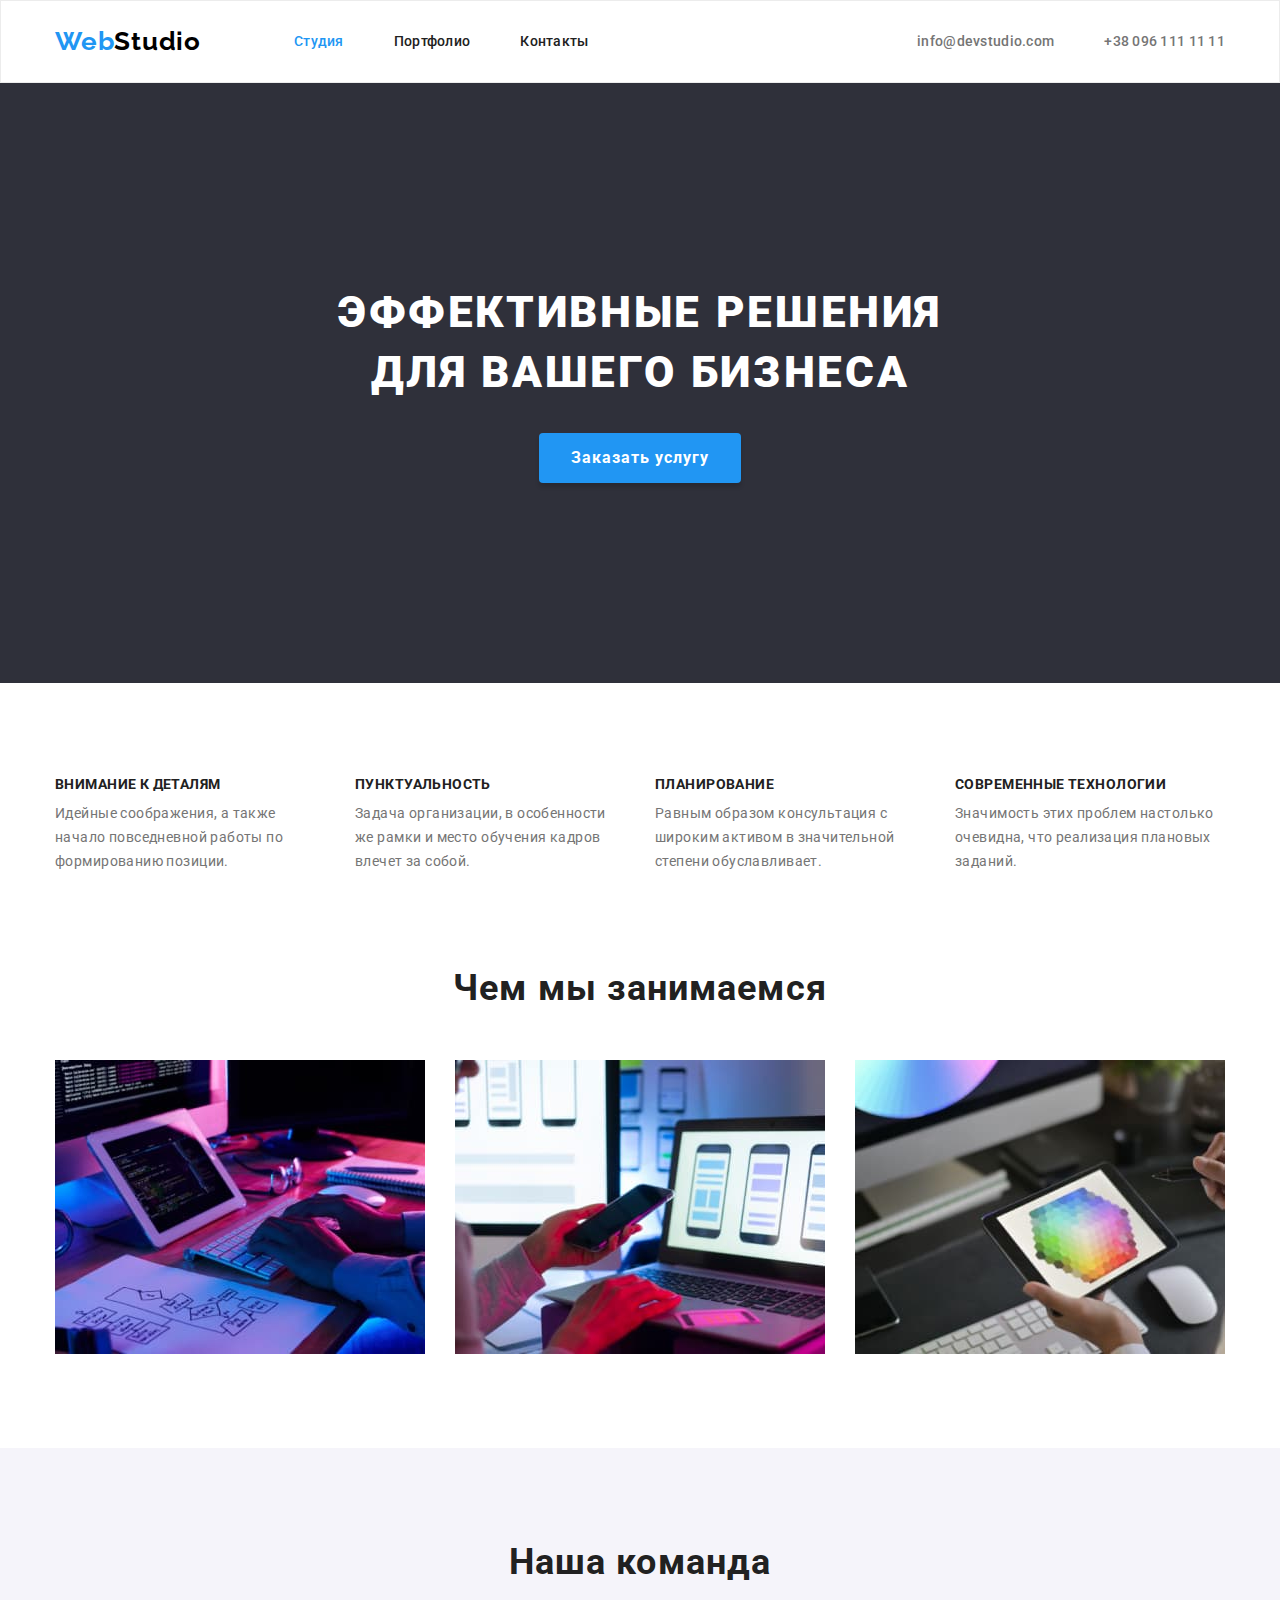
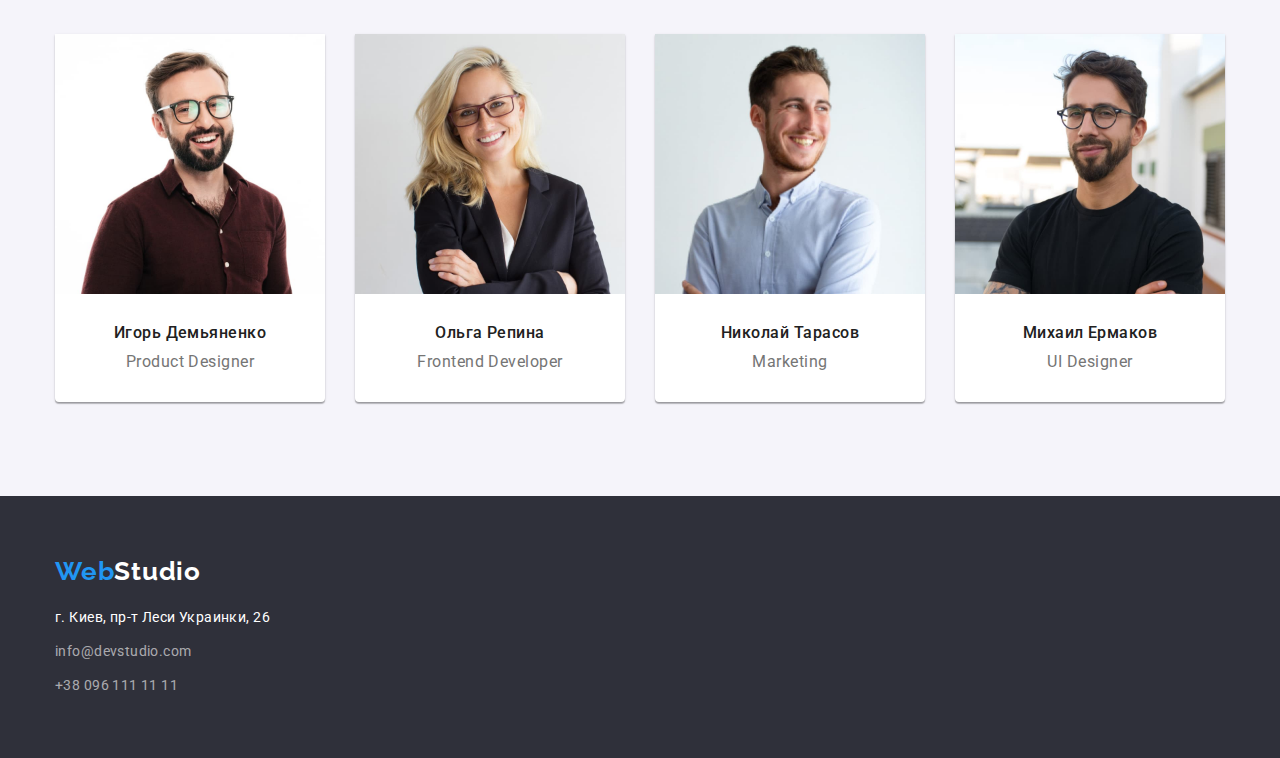
<file: index.html>
<!DOCTYPE html>
<html lang="ru">
  <head>
    <meta charset="UTF-8" />
    <meta http-equiv="X-UA-Compatible" content="IE=edge" />
    <meta name="viewport" content="width=device-width, initial-scale=1.0" />
    <title lang="en">WebStudio</title>
    <link rel="preconnect" href="https://fonts.googleapis.com" />
    <link rel="preconnect" href="https://fonts.gstatic.com" crossorigin />
    <link
      href="https://fonts.googleapis.com/css2?family=Raleway:wght@700&family=Roboto:wght@400;500;700;900&display=swap"
      rel="stylesheet"
    />
    <link
      rel="stylesheet"
      href="https://cdnjs.cloudflare.com/ajax/libs/modern-normalize/1.1.0/modern-normalize.css"
      integrity="sha512-Y0MM+V6ymRKN2zStTqzQ227DWhhp4Mzdo6gnlRnuaNCbc+YN/ZH0sBCLTM4M0oSy9c9VKiCvd4Jk44aCLrNS5Q=="
      crossorigin="anonymous"
      referrerpolicy="no-referrer"
    />
    <link rel="stylesheet" href="./css/styles.css" />
  </head>
  <body>
    <!--Хедер-->
    <header class="header">
      <div class="container header-container">
        <nav class="navigation">
          <a class="link logo" href="./"
            ><span class="first-word-logo">Web</span>Studio</a
          >
          <ul class="list header-list-nav">
            <li class="header-item-nav">
              <a class="link link-nav current" href="./index.html">Студия</a>
            </li>
            <li class="header-item-nav">
              <a class="link link-nav" href="./portfolio.html">Портфолио</a>
            </li>
            <li class="header-item-nav">
              <a class="link link-nav" href="">Контакты</a>
            </li>
          </ul>
        </nav>
        <ul class="list header-list-contact">
          <li class="header-item-contact">
            <a class="link contact" href="mailto:info@devstudio.com"
              >info@devstudio.com</a
            >
          </li>
          <li class="header-item-contact">
            <a class="link contact" href="tel:+380961111111"
              >+38 096 111 11 11</a
            >
          </li>
        </ul>
      </div>
    </header>
    <main>
      <!--Герой-->
      <section class="hero">
        <div class="container hero-container">
          <h1 class="hero-heading">
            Эффективные решения<br />для вашего бизнеса
          </h1>
          <button type="button" class="hero-button">Заказать услугу</button>
        </div>
      </section>
      <!--Особенности-->
      <section class="qualities">
        <h2 class="visualiy-hidden">Особенности</h2>
        <div class="container qualities-container">
          <ul class="list qualities-list">
            <li class="qualities-list-item">
              <h3 class="qualities-list-subtitle">Внимание к деталям</h3>
              <p class="qualities-list-text">
                Идейные соображения, а также начало повседневной работы по
                формированию позиции.
              </p>
            </li>
            <li class="qualities-list-item">
              <h3 class="qualities-list-subtitle">Пунктуальность</h3>
              <p class="qualities-list-text">
                Задача организации, в особенности же рамки и место обучения
                кадров влечет за собой.
              </p>
            </li>
            <li class="qualities-list-item">
              <h3 class="qualities-list-subtitle">Планирование</h3>
              <p class="qualities-list-text">
                Равным образом консультация с широким активом в значительной
                степени обуславливает.
              </p>
            </li>
            <li class="qualities-list-item">
              <h3 class="qualities-list-subtitle">Современные технологии</h3>
              <p class="qualities-list-text">
                Значимость этих проблем настолько очевидна, что реализация
                плановых заданий.
              </p>
            </li>
          </ul>
        </div>
      </section>
      <!--Чем мы занимаемся-->
      <section class="about">
        <div class="container about-container">
          <h2 class="about-title">Чем мы занимаемся</h2>
          <ul class="list about-list">
            <li class="about-item">
              <img
                src="./images/working/working-1.jpg"
                alt="рабочий процесс"
                width="370"
                height="294"
              />
            </li>
            <li class="about-item">
              <img
                src="./images/working/working-2.jpg"
                alt="рабочий процесс"
                width="370"
                height="294"
              />
            </li>
            <li class="about-item">
              <img
                src="./images/working/working-3.jpg"
                alt="рабочий процесс"
                width="370"
                height="294"
              />
            </li>
          </ul>
        </div>
      </section>
      <!--Наша команда-->
      <section class="team">
        <div class="container team-container">
          <h2 class="team-title">Наша команда</h2>
          <ul class="list team-list">
            <li class="team-item">
              <img
                src="./images/staff/igor.jpg"
                alt="Игорь Демьяненко"
                width="270"
                height="260"
              />
              <div class="team-subtitle-text">
                <h3 class="team-subtitle">Игорь Демьяненко</h3>
                <p class="team-text" lang="en">Product Designer</p>
              </div>
            </li>
            <li class="team-item">
              <img
                src="./images/staff/olga.jpg"
                alt="Ольга Репина"
                width="270"
                height="260"
              />
              <div class="team-subtitle-text">
                <h3 class="team-subtitle">Ольга Репина</h3>
                <p class="team-text" lang="en">Frontend Developer</p>
              </div>
            </li>
            <li class="team-item">
              <img
                src="./images/staff/nikolay.jpg"
                alt="Николай Тарасов"
                width="270"
                height="260"
              />
              <div class="team-subtitle-text">
                <h3 class="team-subtitle">Николай Тарасов</h3>
                <p class="team-text" lang="en">Marketing</p>
              </div>
            </li>
            <li class="team-item">
              <img
                src="./images/staff/mychail.jpg"
                alt="Михаил Ермаков"
                width="270"
                height="260"
              />
              <div class="team-subtitle-text">
                <h3 class="team-subtitle">Михаил Ермаков</h3>
                <p class="team-text" lang="en">UI Designer</p>
              </div>
            </li>
          </ul>
        </div>
      </section>
    </main>
    <!-- Футер -->
    <footer class="footer">
      <div class="container footer-container">
        <a class="logo-footer link" href="./"
          ><span class="first-word-logo">Web</span>Studio</a
        >
        <address class="address-container">
          <ul class="list address-list">
            <li class="address-item">
              <a
                class="link address address-maps"
                href="https://goo.gl/maps/NvLVZTDeasRQDxHUA"
                rel="noopener noreferrer"
                target="_blank"
                >г. Киев, пр-т Леси Украинки, 26</a
              >
            </li>
            <li class="address-item">
              <a class="link address" href="mailto:info@devstudio.com"
                >info@devstudio.com</a
              >
            </li>
            <li class="address-item">
              <a class="link address" href="tel:+380961111111"
                >+38 096 111 11 11</a
              >
            </li>
          </ul>
        </address>
      </div>
    </footer>
  </body>
</html>
</file>
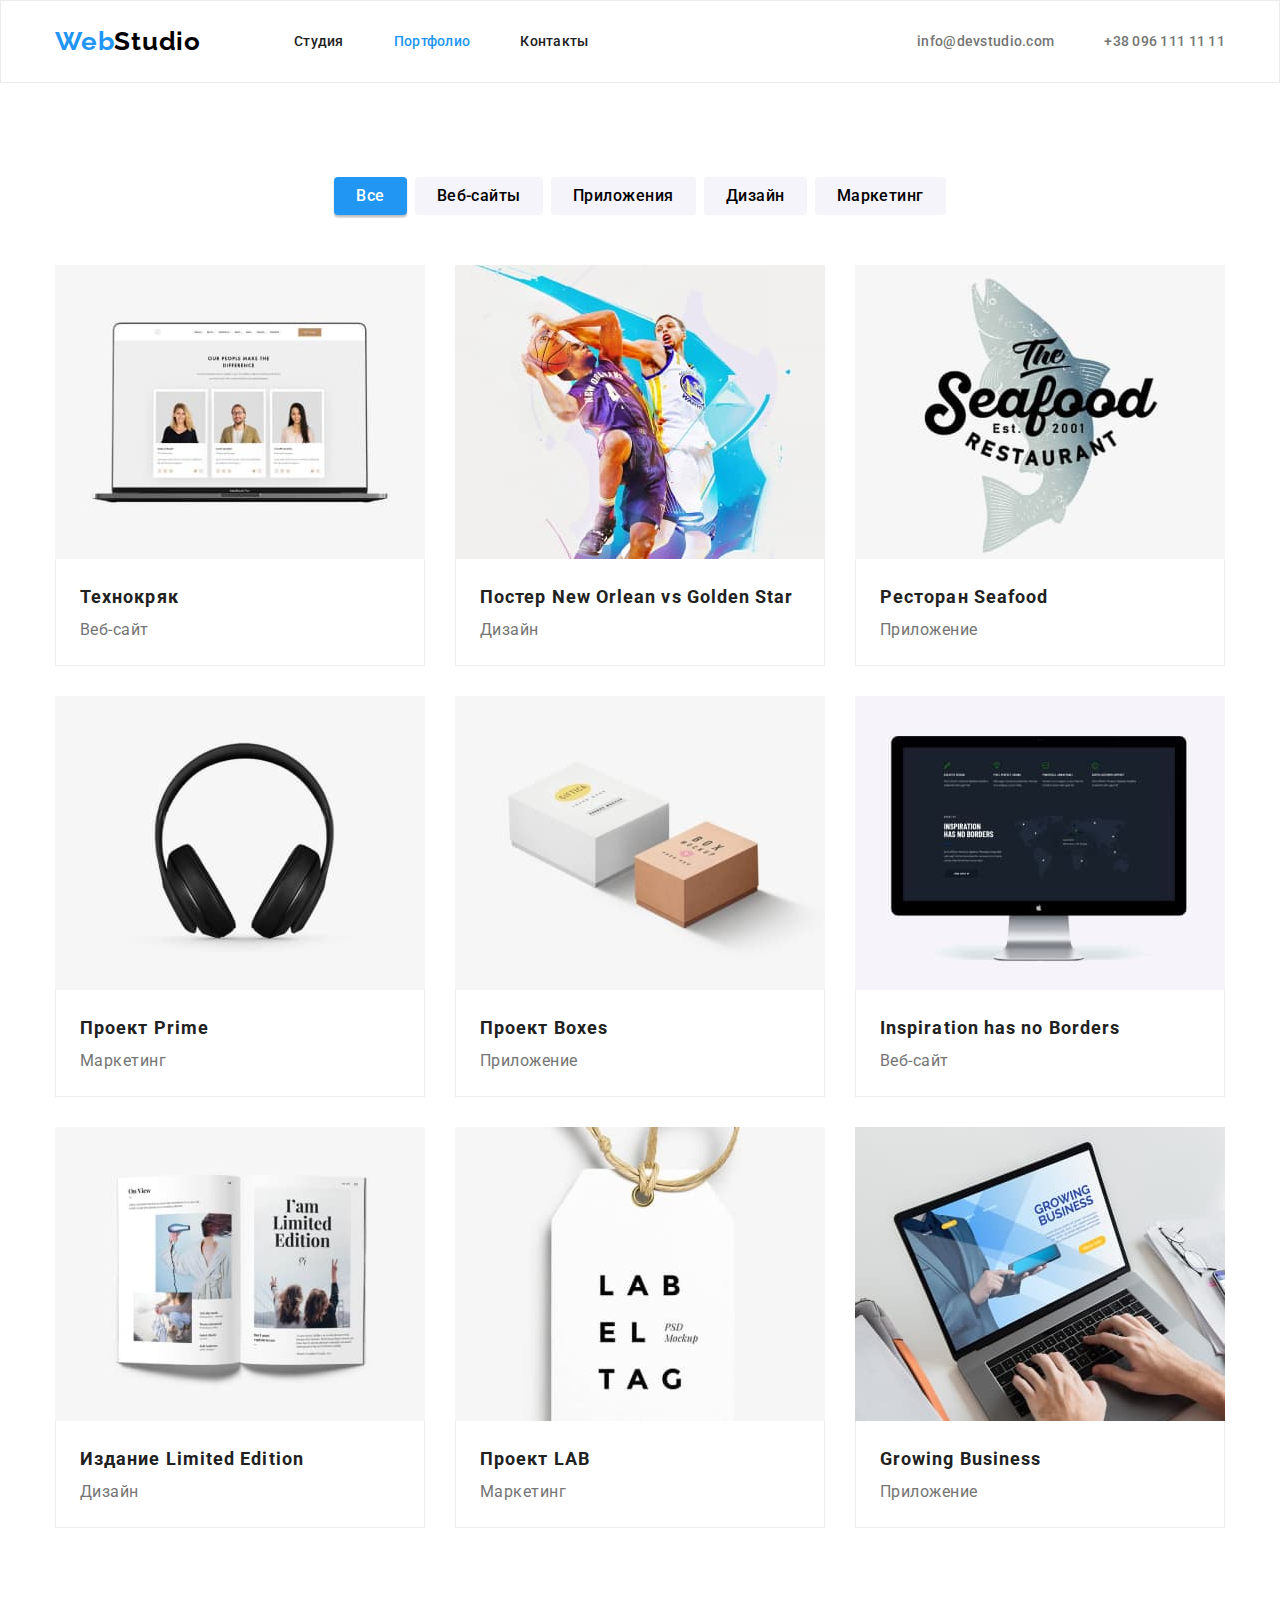
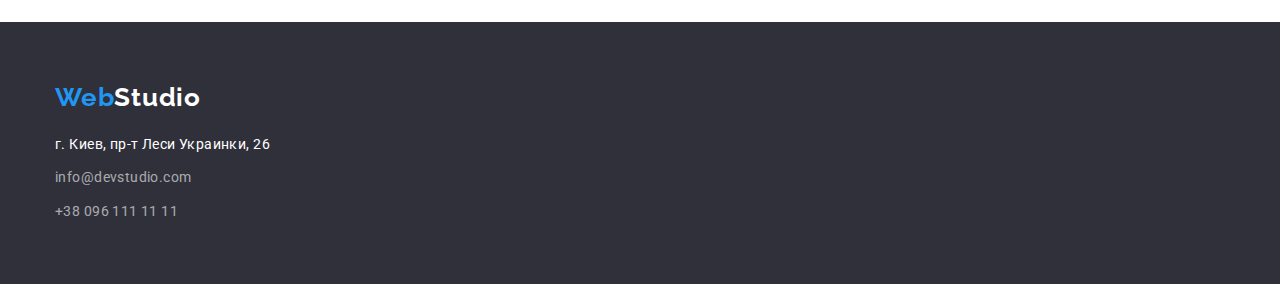
<file: portfolio.html>
<!DOCTYPE html>
<html lang="ru">
  <head>
    <meta charset="UTF-8" />
    <meta http-equiv="X-UA-Compatible" content="IE=edge" />
    <meta name="viewport" content="width=device-width, initial-scale=1.0" />
    <title lang="en">WebStudio - portfolio</title>
    <link rel="preconnect" href="https://fonts.googleapis.com" />
    <link rel="preconnect" href="https://fonts.gstatic.com" crossorigin />
    <link
      href="https://fonts.googleapis.com/css2?family=Raleway:wght@700&family=Roboto:wght@400;500;700;900&display=swap"
      rel="stylesheet"
    />
    <link
      rel="stylesheet"
      href="https://cdnjs.cloudflare.com/ajax/libs/modern-normalize/1.1.0/modern-normalize.css"
      integrity="sha512-Y0MM+V6ymRKN2zStTqzQ227DWhhp4Mzdo6gnlRnuaNCbc+YN/ZH0sBCLTM4M0oSy9c9VKiCvd4Jk44aCLrNS5Q=="
      crossorigin="anonymous"
      referrerpolicy="no-referrer"
    />
    <link rel="stylesheet" href="./css/styles.css" />
  </head>
  <body>
    <!--Хедер-->
    <header class="header">
      <div class="container header-container">
        <nav class="navigation">
          <a class="link logo" href="./"
            ><span class="first-word-logo">Web</span>Studio</a
          >
          <ul class="list header-list-nav">
            <li class="header-item-nav">
              <a class="link link-nav" href="./index.html">Студия</a>
            </li>
            <li class="header-item-nav">
              <a class="link link-nav current" href="./portfolio.html"
                >Портфолио</a
              >
            </li>
            <li class="header-item-nav">
              <a class="link link-nav" href="">Контакты</a>
            </li>
          </ul>
        </nav>
        <ul class="list header-list-contact">
          <li class="header-item-contact">
            <a class="link contact" href="mailto:info@devstudio.com"
              >info@devstudio.com</a
            >
          </li>
          <li class="header-item-contact">
            <a class="link contact" href="tel:+380961111111"
              >+38 096 111 11 11</a
            >
          </li>
        </ul>
      </div>
    </header>
    <!-- Мейн -->
    <main>
      <section class="projects">
        <h1 class="visualiy-hidden">projects</h1>
        <div class="container projects-container">
          <ul class="list filter-list">
            <li class="filter-item">
              <button class="filter-button current" type="button">Все</button>
            </li>
            <li class="filter-item">
              <button class="filter-button" type="button">Веб-сайты</button>
            </li>
            <li class="filter-item">
              <button class="filter-button" type="button">Приложения</button>
            </li>
            <li class="filter-item">
              <button class="filter-button" type="button">Дизайн</button>
            </li>
            <li class="filter-item">
              <button class="filter-button" type="button">Маркетинг</button>
            </li>
          </ul>

          <ul class="list projects-list">
            <li class="projects-list-item">
              <a class="link projects-link" href=""
                ><img
                  src="./images/portfolio/technocrack.jpg"
                  alt="Веб-сайт на экране ноутбука"
                  width="370"
                  height="294"
                />
                <div class="content-projects">
                  <h2 class="projects-subtitle">Технокряк</h2>
                  <p class="projects-text">Веб-сайт</p>
                </div></a
              >
            </li>
            <li class="projects-list-item">
              <a class="link projects-link" href=""
                ><img
                  src="./images/portfolio/poster.jpg"
                  alt="Два баскетболиста во время игры"
                  width="370"
                  height="294"
                />
                <div class="content-projects">
                  <h2 class="projects-subtitle">
                    Постер New Orlean vs Golden Star
                  </h2>
                  <p class="projects-text">Дизайн</p>
                </div></a
              >
            </li>
            <li class="projects-list-item">
              <a class="link projects-link" href=""
                ><img
                  src="./images/portfolio/seafood.jpg"
                  alt="Логотип ресторана"
                  width="370"
                  height="294"
                />
                <div class="content-projects">
                  <h2 class="projects-subtitle">Ресторан Seafood</h2>
                  <p class="projects-text">Приложение</p>
                </div></a
              >
            </li>
            <li class="projects-list-item">
              <a class="link projects-link" href=""
                ><img
                  src="./images/portfolio/prime.jpg"
                  alt="Наушники"
                  width="370"
                  height="294"
                />
                <div class="content-projects">
                  <h2 class="projects-subtitle">Проект Prime</h2>
                  <p class="projects-text">Маркетинг</p>
                </div></a
              >
            </li>
            <li class="projects-list-item">
              <a class="link projects-link" href=""
                ><img
                  src="./images/portfolio/boxes.jpg"
                  alt="Ящики"
                  width="370"
                  height="294"
                />
                <div class="content-projects">
                  <h2 class="projects-subtitle">Проект Boxes</h2>
                  <p class="projects-text">Приложение</p>
                </div></a
              >
            </li>
            <li class="projects-list-item">
              <a class="link projects-link" href=""
                ><img
                  src="./images/portfolio/inspiration.jpg"
                  alt="Монитор"
                  width="370"
                  height="294"
                />
                <div class="content-projects">
                  <h2 class="projects-subtitle">Inspiration has no Borders</h2>
                  <p class="projects-text">Веб-сайт</p>
                </div></a
              >
            </li>
            <li class="projects-list-item">
              <a class="link projects-link" href=""
                ><img
                  src="./images/portfolio/limited-edition.jpg"
                  width="370"
                  height="294"
                  alt="Открытый журнал"
                />
                <div class="content-projects">
                  <h2 class="projects-subtitle">Издание Limited Edition</h2>
                  <p class="projects-text">Дизайн</p>
                </div></a
              >
            </li>
            <li class="projects-list-item">
              <a class="link projects-link" href=""
                ><img
                  src="./images/portfolio/project-lab.jpg"
                  width="370"
                  height="294"
                  alt="Бирка с логотипом"
                />
                <div class="content-projects">
                  <h2 class="projects-subtitle">Проект LAB</h2>
                  <p class="projects-text">Маркетинг</p>
                </div></a
              >
            </li>
            <li class="projects-list-item">
              <a class="link projects-link" href=""
                ><img
                  src="./images/portfolio/growing-buisness.jpg"
                  width="370"
                  height="294"
                  alt="Приложение на экране ноутбука"
                />
                <div class="content-projects">
                  <h2 class="projects-subtitle">Growing Business</h2>
                  <p class="projects-text">Приложение</p>
                </div></a
              >
            </li>
          </ul>
        </div>
      </section>
    </main>
    <!-- Футер -->
    <footer class="footer">
      <div class="container footer-container">
        <a class="logo-footer link" href="./"
          ><span class="first-word-logo">Web</span>Studio</a
        >
        <address class="address-container">
          <ul class="list address-list">
            <li class="address-item">
              <a
                class="link address address-maps"
                href="https://goo.gl/maps/NvLVZTDeasRQDxHUA"
                rel="noopener noreferrer"
                target="_blank"
                >г. Киев, пр-т Леси Украинки, 26</a
              >
            </li>
            <li class="address-item">
              <a class="link address" href="mailto:info@devstudio.com"
                >info@devstudio.com</a
              >
            </li>
            <li class="address-item">
              <a class="link address" href="tel:+380961111111"
                >+38 096 111 11 11</a
              >
            </li>
          </ul>
        </address>
      </div>
    </footer>
  </body>
</html>
</file>
<file: css/styles.css>
/* ============ Переменные ============ */
:root {
  --title-text-color: #212121;
  --primary-text-grey-color: #757575;
  --accent-color: #2196f3;
  --primary-text-white-color: #ffffff;
  --title-font-family: "Roboto", sans-serif;
  --primary-font-family: "Raleway", sans-serif;
}
/* ============ Переменные конец ============ */
h1,
h2,
h3,
h4,
h5,
h6,
p {
  margin-top: 0;
  margin-bottom: 0;
}
ul {
  margin-top: 0;
  margin-bottom: 0;
  padding-left: 0;
}
img {
  display: block;
}

.link {
  text-decoration: none;
}
.list {
  list-style: none;
}
body {
  font-family: var(--title-font-family);
  color: var(--title-text-color);
  font-weight: 400;
}
.container {
  width: 1200px;
  padding-left: 15px;
  padding-right: 15px;
  margin: 0 auto;
}
/* ============ Хедер ============ */
.header {
  padding-top: 25px;
  padding-bottom: 25px;
}
.header-container {
  display: flex;
  align-items: center;
}
.navigation {
  display: flex;
  align-items: center;
}
.header-list-nav {
  display: flex;
  margin-left: 93px;
}
.header-item-nav:not(:first-child) {
  margin-left: 50px;
}
.header-list-contact {
  display: flex;
  margin-left: auto;
}
.link-nav,
.contact {
  padding-top: 32px;
  padding-bottom: 32px;
}
.header-item-contact:not(:first-child) {
  margin-left: 50px;
}
.header {
  border: 1px solid #ececec;
}
.first-word-logo {
  color: var(--accent-color);
}
.logo {
  color: #000000;
  font-family: var(--primary-font-family);
  font-size: 26px;
  line-height: 1.19;
  letter-spacing: 0.03em;
  font-weight: 700;
}
.navigation .link-nav {
  color: var(--title-text-color);
  font-weight: 500;
  font-size: 14px;
  line-height: 1.14;
  letter-spacing: 0.02em;
}
.navigation .link-nav:hover,
.navigation .link-nav:focus {
  color: var(--accent-color);
}
.navigation .link.current {
  color: var(--accent-color);
}
.contact {
  color: var(--primary-text-grey-color);
  font-weight: 500;
  font-size: 14px;
  line-height: 1.14;
  letter-spacing: 0.02em;
}
.contact:hover,
.contact:focus {
  color: var(--accent-color);
}
/* ============ Хедер конец ============ */
/* ============ СТУДИЯ ============ */
/* ============ Герой ============ */
.hero-container {
  text-align: center;
}
.hero-heading {
  color: var(--primary-text-white-color);
  font-weight: 900;
  font-size: 44px;
  line-height: 1.36;
  text-align: center;
  letter-spacing: 0.06em;
  text-transform: uppercase;
  margin-bottom: 30px;
}
.hero {
  background-color: #2f303a;
  padding-top: 200px;
  padding-bottom: 200px;
}
.hero-button {
  font-family: inherit;
  color: var(--primary-text-white-color);
  background-color: var(--accent-color);
  font-weight: 700;
  font-size: 16px;
  line-height: 1.87;
  text-align: center;
  letter-spacing: 0.06em;
  cursor: pointer;

  padding: 10px 32px;
  box-shadow: 0px 4px 4px rgba(0, 0, 0, 0.15);
  border-radius: 4px;
  border: none;
}
/* ============ Герой конец ============ */
/* ============ Особенности ============ */
.qualities {
  padding-top: 94px;
  padding-bottom: 94px;
}
.qualities-list {
  display: flex;
  flex-direction: row;
  justify-content: space-between;
}
.qualities-list-item:not(:last-child) {
  margin-right: 30px;
}
.qualities-list-item {
  width: 270px;
}
.qualities-list-subtitle {
  font-size: 14px;
  line-height: 1.14;
  letter-spacing: 0.03em;
  text-transform: uppercase;
  margin-bottom: 10px;
}
.qualities-list-text {
  font-size: 14px;
  line-height: 1.71;
  letter-spacing: 0.03em;
  color: var(--primary-text-grey-color);
}
.visualiy-hidden {
  position: absolute;
  clip: rect(0 0 0 0);
  width: 1px;
  height: 1px;
  margin: -1px;
}
/* ============ Особенности конец ============ */

/* ============ Чем мы занимаемся =========== */
.about {
  padding-bottom: 94px;
}

.about-list {
  display: flex;
  justify-content: space-between;
}
/* ============ Чем мы занимаемся конец =========== */

/* ============ Наша команда =========== */

.team-list {
  display: flex;
  margin-left: -30px;
  margin-top: -30px;
  flex-wrap: wrap;
  flex-basis: calc((100% - 120px) / 4);
}
.team-item {
  background-color: var(--primary-text-white-color);
  box-shadow: 0px 1px 3px rgba(0, 0, 0, 0.12), 0px 1px 1px rgba(0, 0, 0, 0.14),
    0px 2px 1px rgba(0, 0, 0, 0.2);
  border-radius: 0px 0px 4px 4px;
  margin-top: 30px;
  margin-left: 30px;
}
.about-title,
.team-title {
  font-size: 36px;
  line-height: 1.16;
  text-align: center;
  letter-spacing: 0.03em;
  margin-bottom: 50px;
}
.team-subtitle-text {
  padding-top: 30px;
  padding-bottom: 30px;
}
.team-subtitle {
  font-weight: 500;
  font-size: 16px;
  line-height: 1.18;
  text-align: center;
  letter-spacing: 0.03em;
}
.team-text {
  font-size: 16px;
  line-height: 1.18;
  text-align: center;
  letter-spacing: 0.03em;
  color: var(--primary-text-grey-color);
  margin-top: 10px;
}
.team {
  background-color: #f5f4fa;
  padding-top: 94px;
  padding-bottom: 94px;
}
/* ============ Наша команда конец =========== */

/* ============ СТУДИЯ конец ============ */

/* ============ ПОРТФОЛИО ============ */
.projects {
  padding-top: 94px;
  padding-bottom: 94px;
}

/* ============ Фильтр ============ */
.filter-list {
  display: flex;
  justify-content: center;
  margin-bottom: 50px;
}
.filter-item:not(:last-child) {
  margin-right: 8px;
}
.filter-button {
  font-family: inherit;
  font-weight: 500;
  font-size: 16px;
  line-height: 1.62;
  text-align: center;
  letter-spacing: 0.03em;
  background-color: #f5f4fa;
  cursor: pointer;

  border: none;
  border-radius: 4px;
  padding: 6px 22px;
}
.filter-button.current {
  background-color: var(--accent-color);
  color: var(--primary-text-white-color);
  box-shadow: 0px 3px 1px rgba(0, 0, 0, 0.1), 0px 1px 2px rgba(0, 0, 0, 0.08),
    0px 2px 2px rgba(0, 0, 0, 0.12);
}
.filter-button:hover,
.filter-button:focus {
  color: var(--primary-text-white-color);
  background-color: var(--accent-color);
  box-shadow: 0px 3px 1px rgba(0, 0, 0, 0.1), 0px 1px 2px rgba(0, 0, 0, 0.08),
    0px 2px 2px rgba(0, 0, 0, 0.12);
}
/* ============ Фильтр конец ============ */
/* ============ Проекты ============ */

.projects-list {
  display: flex;
  flex-wrap: wrap;
  margin-top: -30px;
  margin-left: -30px;
}
.projects-list-item {
  margin-top: 30px;
  margin-left: 30px;
}
.content-projects {
  border: 1px solid #eeeeee;
  border-top: none;
  padding: 20px 24px;
}
.projects-subtitle {
  font-family: var(--title-font-family);
  font-size: 18px;
  line-height: 2;
  letter-spacing: 0.06em;
  color: var(--title-text-color);
}
.projects-text {
  font-family: var(--title-font-family);
  font-size: 16px;
  line-height: 1.87;
  letter-spacing: 0.03em;
  color: var(--primary-text-grey-color);
}
/* ============ Проекты конец ============ */
/* ============ ПОРТФОЛИО конец ============ */
/* ============ Футер ============ */
.footer-container {
  display: flex;
  flex-direction: column;
}
.logo-footer {
  color: var(--primary-text-white-color);
  font-family: var(--primary-font-family);
  font-size: 26px;
  line-height: 1.19;
  letter-spacing: 0.03em;
  font-weight: 700;
  margin-bottom: 20px;
}
.address-item:not(:last-child) {
  margin-bottom: 10px;
}
.address {
  color: rgba(255, 255, 255, 0.6);
  font-size: 14px;
  line-height: 1.71;
  letter-spacing: 0.03em;
  font-style: normal;
}
.address.address-maps {
  color: var(--primary-text-white-color);
}
.footer {
  background-color: #2f303a;
  padding-top: 60px;
  padding-bottom: 60px;
}
.link.address:focus,
.link.address:hover {
  color: var(--primary-text-white-color);
}
/* ============ Футер конец ============ */
</file>
